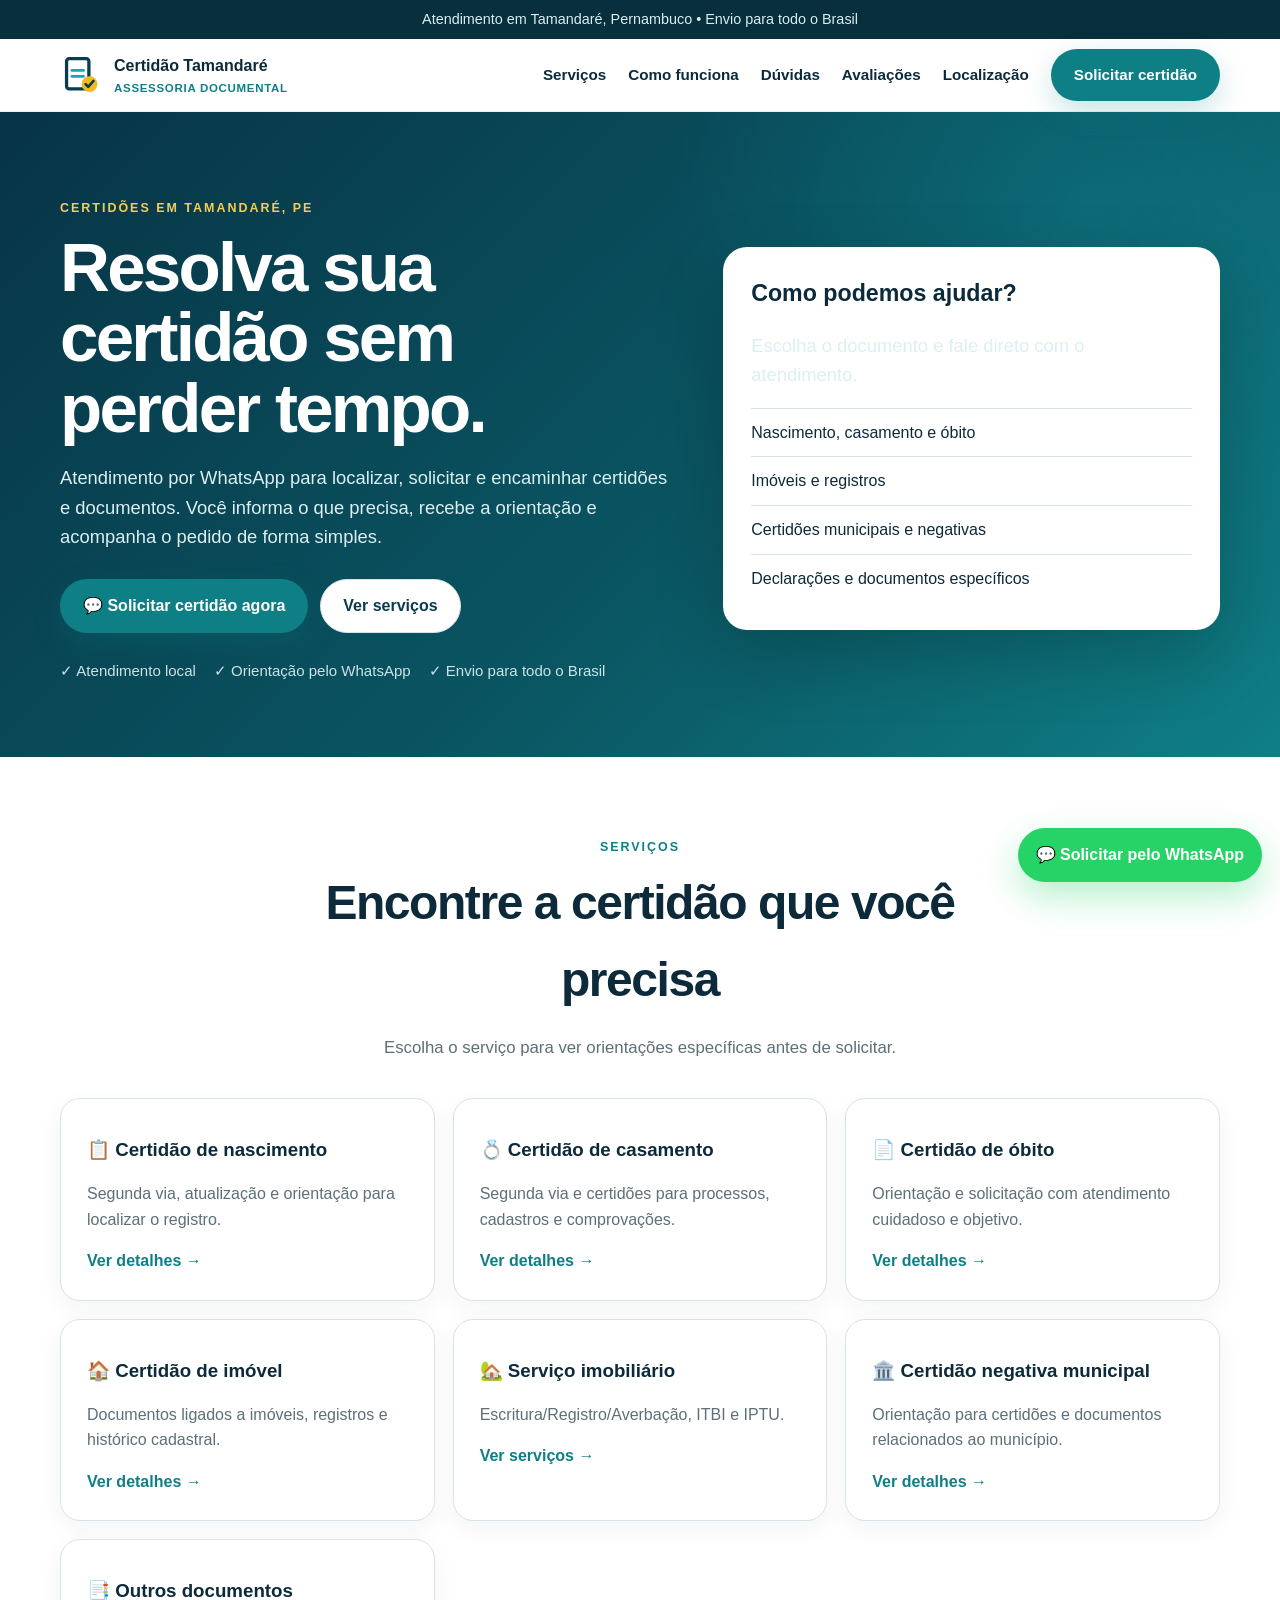
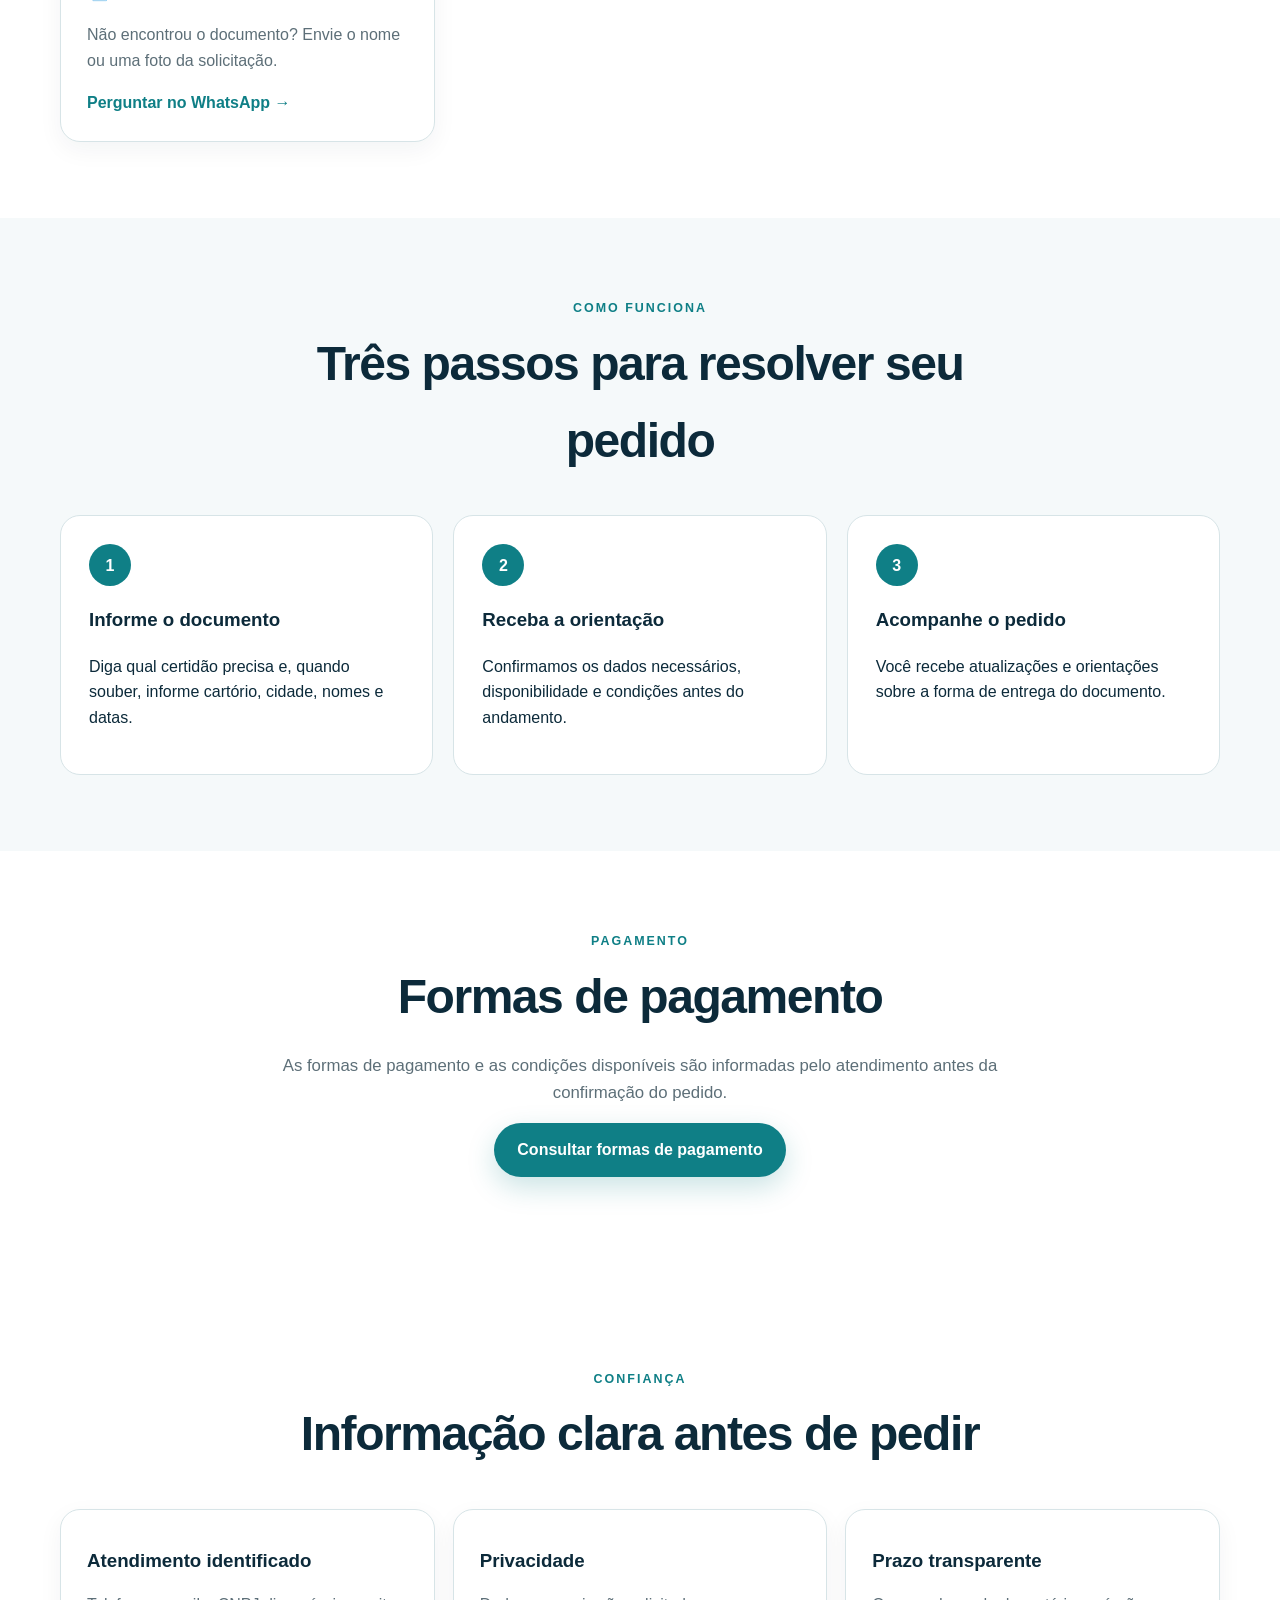
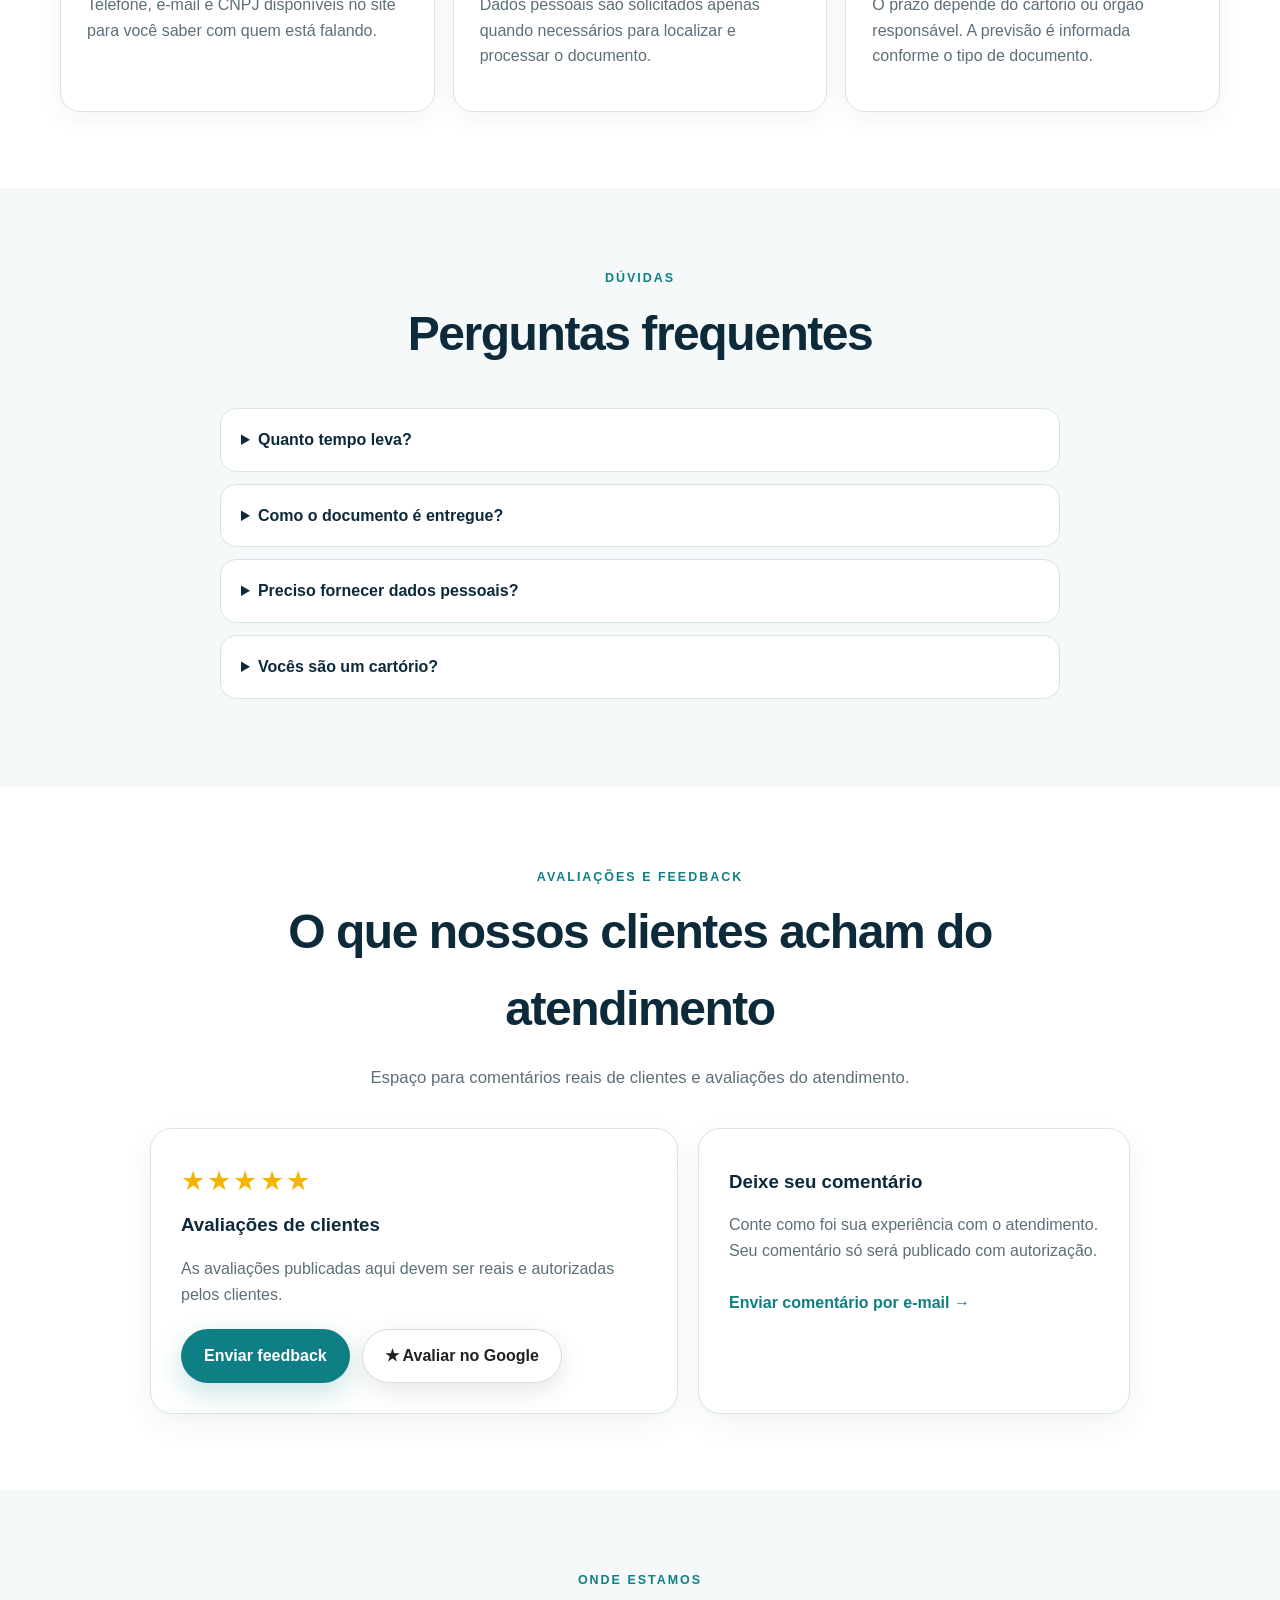
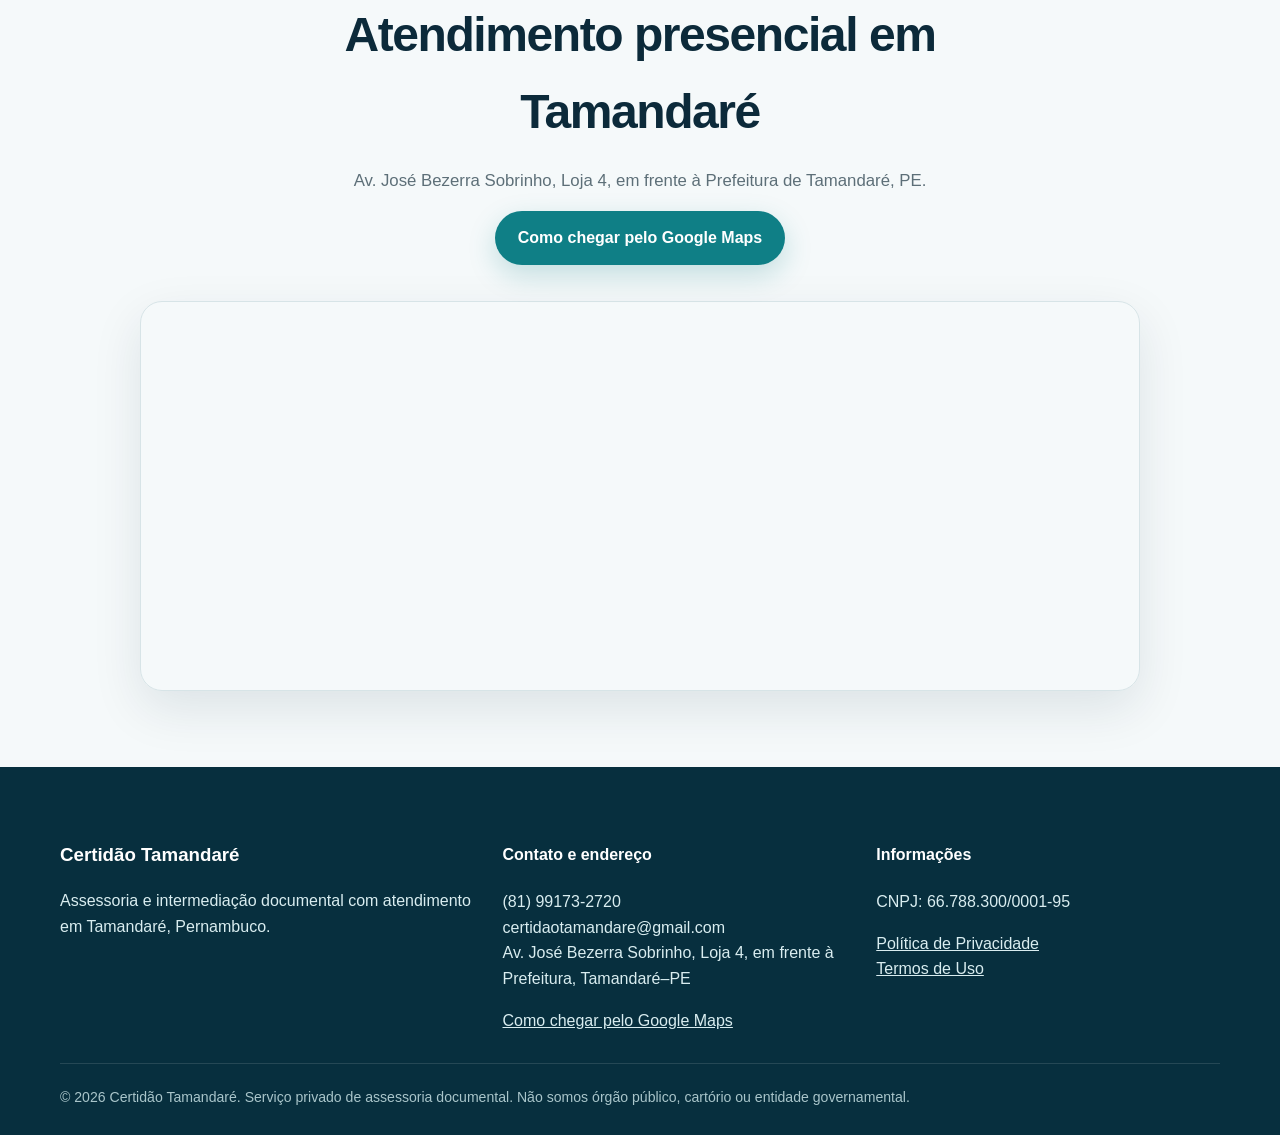
<file: index.html>
<!DOCTYPE html><html lang="pt-BR"><head><meta charset="UTF-8"><meta name="viewport" content="width=device-width,initial-scale=1"><title>Certidão Tamandaré | Certidões e Serviços Imobiliários</title><meta name="description" content="Assessoria documental em Tamandaré, PE: certidões, escritura, registro, averbação, ITBI e IPTU. Atendimento na Av. José Bezerra Sobrinho, Loja 4, em frente à Prefeitura."><meta name="robots" content="index,follow,max-image-preview:large,max-snippet:-1"><meta name="theme-color" content="#0A3C4F"><link rel="canonical" href="https://certidaotamandare.com.br/"><link rel="stylesheet" href="/styles.css"><meta property="og:locale" content="pt_BR"><meta property="og:type" content="website"><meta property="og:title" content="Certidão Tamandaré | Atendimento documental"><meta property="og:description" content="Solicite certidões e documentos com atendimento rápido pelo WhatsApp."><meta property="og:url" content="https://certidaotamandare.com.br/"><meta property="og:site_name" content="Certidão Tamandaré"><meta name="twitter:card" content="summary"><script type="application/ld+json">{"@context":"https://schema.org","@graph":[{"@type":"Organization","@id":"https://certidaotamandare.com.br/#org","name":"Certidão Tamandaré","url":"https://certidaotamandare.com.br/","email":"certidaotamandare@gmail.com","telephone":"+55 81 99173-2720","address":{"@type":"PostalAddress","streetAddress":"Av. José Bezerra Sobrinho, Loja 4, em frente à Prefeitura","addressLocality":"Tamandaré","addressRegion":"PE","addressCountry":"BR"}},{"@type":"ProfessionalService","@id":"https://certidaotamandare.com.br/#service","name":"Certidão Tamandaré","url":"https://certidaotamandare.com.br/","areaServed":[{"@type":"City","name":"Tamandaré"},{"@type":"State","name":"Pernambuco"},{"@type":"Country","name":"Brasil"}],"telephone":"+55 81 99173-2720","description":"Assessoria e intermediação documental para certidões e processos imobiliários, incluindo escritura, registro, averbação, ITBI e IPTU.","address":{"@type":"PostalAddress","streetAddress":"Av. José Bezerra Sobrinho, Loja 4, em frente à Prefeitura","addressLocality":"Tamandaré","addressRegion":"PE","addressCountry":"BR"}}]}</script></head><body><div class="topbar">Atendimento em Tamandaré, Pernambuco • Envio para todo o Brasil</div><header class="site-header"><div class="container nav"><a class="brand" href="/"><svg class="brand-icon" viewBox="0 0 64 64" aria-hidden="true"><rect x="10" y="7" width="34" height="46" rx="4" fill="none" stroke="#0A3C4F" stroke-width="5"/><path d="M18 25h18M18 34h18" stroke="#13A6B3" stroke-width="4" stroke-linecap="round"/><circle cx="45" cy="46" r="12" fill="#F4B91F"/><path d="M39 46l4 4 8-9" fill="none" stroke="#0A3C4F" stroke-width="4" stroke-linecap="round" stroke-linejoin="round"/></svg><span class="brand-text">Certidão Tamandaré<small>Assessoria documental</small></span></a><nav class="nav-links"><a href="#servicos">Serviços</a><a href="#como-funciona">Como funciona</a><a href="#faq">Dúvidas</a><a href="#avaliacoes">Avaliações</a><a href="#localizacao">Localização</a><a class="btn btn-primary" href="https://wa.me/5581991732720?text=Olá%2C%20quero%20solicitar%20uma%20certidão" target="_blank" rel="noopener">Solicitar certidão</a></nav></div></header><main><section class="hero"><div class="container hero-grid"><div><span class="eyebrow">Certidões em Tamandaré, PE</span><h1>Resolva sua certidão sem perder tempo.</h1><p>Atendimento por WhatsApp para localizar, solicitar e encaminhar certidões e documentos. Você informa o que precisa, recebe a orientação e acompanha o pedido de forma simples.</p><div class="hero-actions"><a class="btn btn-primary" href="https://wa.me/5581991732720?text=Olá%2C%20quero%20solicitar%20uma%20certidão" target="_blank" rel="noopener">💬 Solicitar certidão agora</a><a class="btn btn-light" href="#servicos">Ver serviços</a></div><div class="trust-row"><span>✓ Atendimento local</span><span>✓ Orientação pelo WhatsApp</span><span>✓ Envio para todo o Brasil</span></div></div><aside class="hero-card"><h2>Como podemos ajudar?</h2><p>Escolha o documento e fale direto com o atendimento.</p><ul><li>Nascimento, casamento e óbito</li><li>Imóveis e registros</li><li>Certidões municipais e negativas</li><li>Declarações e documentos específicos</li></ul></aside></div></section><section class="section" id="servicos"><div class="container"><div class="section-head"><span class="eyebrow" style="color:#0F7F86">Serviços</span><h2>Encontre a certidão que você precisa</h2><p>Escolha o serviço para ver orientações específicas antes de solicitar.</p></div><div class="services-grid"><article class="card"><h3>📋 Certidão de nascimento</h3><p>Segunda via, atualização e orientação para localizar o registro.</p><a class="card-link" href="/certidao-nascimento-tamandare.html">Ver detalhes →</a></article><article class="card"><h3>💍 Certidão de casamento</h3><p>Segunda via e certidões para processos, cadastros e comprovações.</p><a class="card-link" href="/certidao-casamento-tamandare.html">Ver detalhes →</a></article><article class="card"><h3>📄 Certidão de óbito</h3><p>Orientação e solicitação com atendimento cuidadoso e objetivo.</p><a class="card-link" href="/certidao-obito-tamandare.html">Ver detalhes →</a></article><article class="card"><h3>🏠 Certidão de imóvel</h3><p>Documentos ligados a imóveis, registros e histórico cadastral.</p><a class="card-link" href="/certidao-imovel-tamandare.html">Ver detalhes →</a></article><article class="card"><h3>🏡 Serviço imobiliário</h3><p>Escritura/Registro/Averbação, ITBI e IPTU.</p><a class="card-link" href="/certidao-imovel-tamandare.html">Ver serviços →</a></article><article class="card"><h3>🏛️ Certidão negativa municipal</h3><p>Orientação para certidões e documentos relacionados ao município.</p><a class="card-link" href="/certidao-negativa-tamandare.html">Ver detalhes →</a></article><article class="card"><h3>📑 Outros documentos</h3><p>Não encontrou o documento? Envie o nome ou uma foto da solicitação.</p><a class="card-link" href="https://wa.me/5581991732720?text=Olá%2C%20preciso%20de%20outro%20tipo%20de%20documento" target="_blank" rel="noopener">Perguntar no WhatsApp →</a></article></div></div></section><section class="section alt" id="como-funciona"><div class="container"><div class="section-head"><span class="eyebrow" style="color:#0F7F86">Como funciona</span><h2>Três passos para resolver seu pedido</h2></div><div class="steps"><article class="step"><div class="step-n">1</div><h3>Informe o documento</h3><p>Diga qual certidão precisa e, quando souber, informe cartório, cidade, nomes e datas.</p></article><article class="step"><div class="step-n">2</div><h3>Receba a orientação</h3><p>Confirmamos os dados necessários, disponibilidade e condições antes do andamento.</p></article><article class="step"><div class="step-n">3</div><h3>Acompanhe o pedido</h3><p>Você recebe atualizações e orientações sobre a forma de entrega do documento.</p></article></div></div></section><section class="section" id="pagamento"><div class="container"><div class="section-head"><span class="eyebrow" style="color:#0F7F86">Pagamento</span><h2>Formas de pagamento</h2><p>As formas de pagamento e as condições disponíveis são informadas pelo atendimento antes da confirmação do pedido.</p><a class="btn btn-primary" href="https://wa.me/5581991732720?text=Quero%20saber%20as%20formas%20de%20pagamento" target="_blank" rel="noopener">Consultar formas de pagamento</a></div></div></section><section class="section"><div class="container"><div class="section-head"><span class="eyebrow" style="color:#0F7F86">Confiança</span><h2>Informação clara antes de pedir</h2></div><div class="proof"><article class="card"><h3>Atendimento identificado</h3><p>Telefone, e-mail e CNPJ disponíveis no site para você saber com quem está falando.</p></article><article class="card"><h3>Privacidade</h3><p>Dados pessoais são solicitados apenas quando necessários para localizar e processar o documento.</p></article><article class="card"><h3>Prazo transparente</h3><p>O prazo depende do cartório ou órgão responsável. A previsão é informada conforme o tipo de documento.</p></article></div></div></section><section class="section alt" id="faq"><div class="container"><div class="section-head"><span class="eyebrow" style="color:#0F7F86">Dúvidas</span><h2>Perguntas frequentes</h2></div><div class="faq"><details><summary>Quanto tempo leva?</summary><p>O prazo varia conforme o documento, cartório ou órgão responsável. Após analisar seu pedido, informamos a previsão disponível.</p></details><details><summary>Como o documento é entregue?</summary><p>A forma de entrega depende do documento e da disponibilidade do órgão emissor. Podemos orientar opções digitais e envio físico quando aplicável.</p></details><details><summary>Preciso fornecer dados pessoais?</summary><p>Alguns pedidos exigem dados para localizar o registro. Solicitamos apenas os dados necessários ao atendimento e ao processamento do pedido.</p></details><details><summary>Vocês são um cartório?</summary><p>O atendimento orienta e acompanha a solicitação de documentos conforme os dados e as necessidades de cada pedido.</p></details></div></div></section><section class="section" id="avaliacoes"><div class="container"><div class="section-head"><span class="eyebrow" style="color:#0F7F86">Avaliações e feedback</span><h2>O que nossos clientes acham do atendimento</h2><p>Espaço para comentários reais de clientes e avaliações do atendimento.</p></div><div class="reviews-grid"><article class="review-summary"><div class="review-stars">★★★★★</div><h3>Avaliações de clientes</h3><p>As avaliações publicadas aqui devem ser reais e autorizadas pelos clientes.</p><div class="review-actions"><a class="btn btn-primary" href="#contato-feedback">Enviar feedback</a><a class="btn btn-google" href="https://www.google.com/search?q=Certidao+Tamandare" target="_blank" rel="noopener">★ Avaliar no Google</a></div></article><article class="feedback-card" id="contato-feedback"><h3>Deixe seu comentário</h3><p>Conte como foi sua experiência com o atendimento. Seu comentário só será publicado com autorização.</p><a class="feedback-link" href="mailto:certidaotamandare@gmail.com?subject=Feedback%20Certidao%20Tamandare">Enviar comentário por e-mail →</a></article></div></div></section><section class="section alt" id="localizacao"><div class="container"><div class="section-head"><span class="eyebrow" style="color:#0F7F86">Onde estamos</span><h2>Atendimento presencial em Tamandaré</h2><p>Av. José Bezerra Sobrinho, Loja 4, em frente à Prefeitura de Tamandaré, PE.</p><a class="btn btn-primary" href="https://www.google.com/maps/dir/?api=1&amp;destination=Av.+Jos%C3%A9+Bezerra+Sobrinho%2C+Loja+4%2C+em+frente+%C3%A0+Prefeitura%2C+Tamandar%C3%A9%2C+PE" target="_blank" rel="noopener">Como chegar pelo Google Maps</a></div><div class="map-frame"><iframe title="Mapa: Av. José Bezerra Sobrinho, Loja 4, Tamandaré" src="https://www.google.com/maps?q=Av.+Jos%C3%A9+Bezerra+Sobrinho,+Loja+4,+Tamandar%C3%A9,+PE&amp;output=embed" loading="lazy" referrerpolicy="no-referrer-when-downgrade" allowfullscreen></iframe></div></div></section></main><footer class="footer"><div class="container"><div class="footer-grid"><div><h3>Certidão Tamandaré</h3><p>Assessoria e intermediação documental com atendimento em Tamandaré, Pernambuco.</p></div><div><h4>Contato e endereço</h4><p>(81) 99173-2720<br>certidaotamandare@gmail.com<br>Av. José Bezerra Sobrinho, Loja 4, em frente à Prefeitura, Tamandaré–PE</p><a href="https://www.google.com/maps/dir/?api=1&amp;destination=Av.+Jos%C3%A9+Bezerra+Sobrinho%2C+Loja+4%2C+Tamandar%C3%A9%2C+PE" target="_blank" rel="noopener">Como chegar pelo Google Maps</a></div><div><h4>Informações</h4><p>CNPJ: 66.788.300/0001-95</p><p><a href="/privacidade.html">Política de Privacidade</a><br><a href="/termos.html">Termos de Uso</a></p></div></div><div class="legal">© 2026 Certidão Tamandaré. Serviço privado de assessoria documental. Não somos órgão público, cartório ou entidade governamental.</div></div></footer><a class="whatsapp-float" href="https://wa.me/5581991732720?text=Olá%2C%20quero%20solicitar%20uma%20certidão" target="_blank" rel="noopener">💬 Solicitar pelo WhatsApp</a></body></html>
</file>
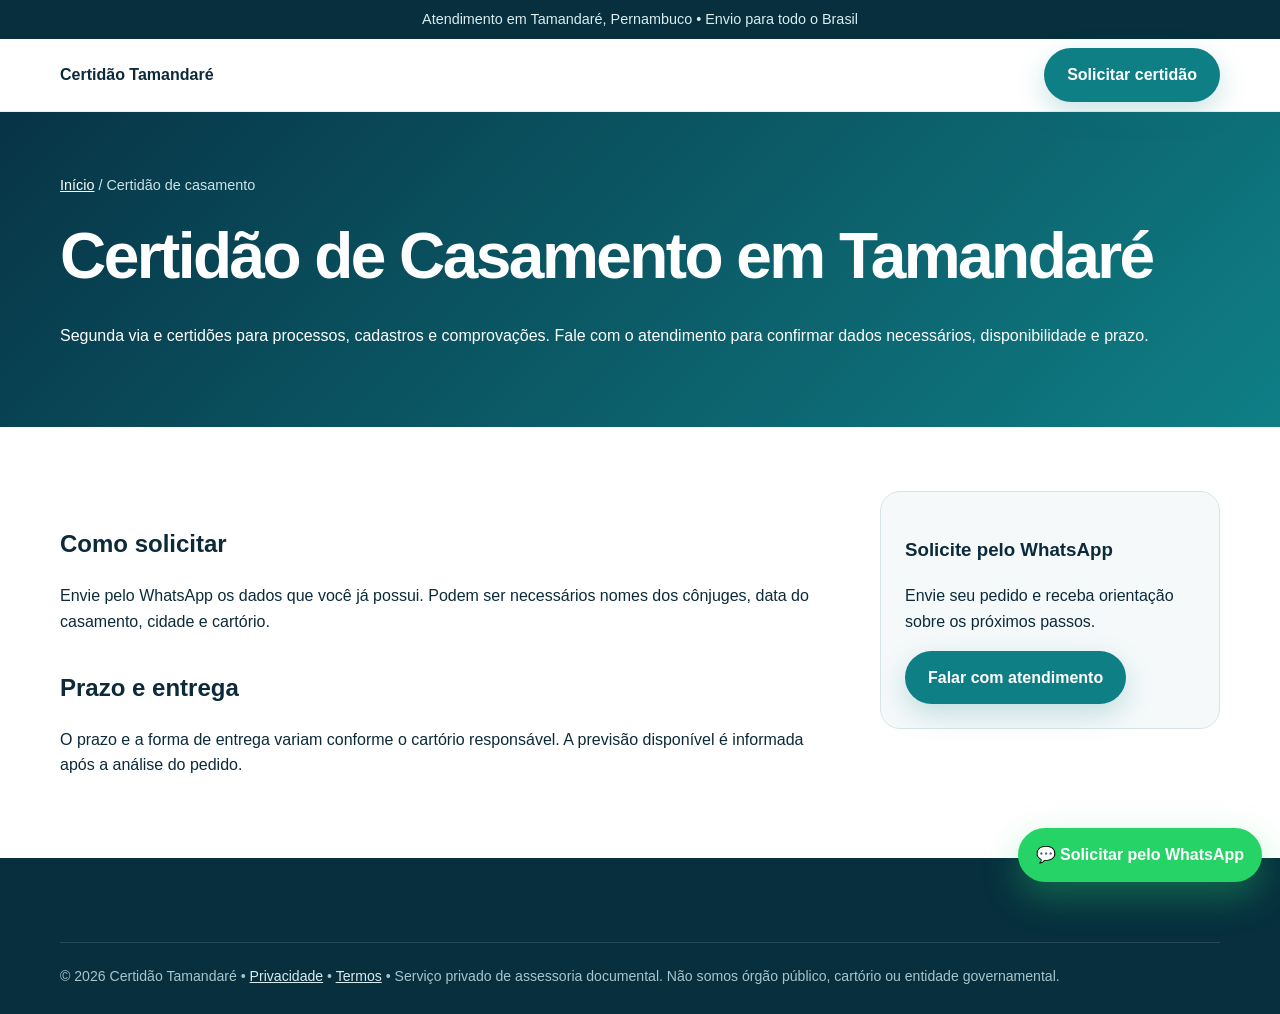
<file: certidao-casamento-tamandare.html>
<!DOCTYPE html><html lang="pt-BR"><head><meta charset="UTF-8"><meta name="viewport" content="width=device-width,initial-scale=1"><title>Certidão de Casamento em Tamandaré | Certidão Tamandaré</title><meta name="description" content="Solicite certidão de casamento em Tamandaré, PE. Atendimento por WhatsApp para orientação, localização e encaminhamento do pedido."><meta name="robots" content="index,follow,max-image-preview:large"><link rel="canonical" href="https://certidaotamandare.com.br/certidao-casamento-tamandare.html"><link rel="stylesheet" href="/styles.css"><meta property="og:type" content="website"><meta property="og:title" content="Certidão de Casamento em Tamandaré"><meta property="og:description" content="Segunda via de certidão de casamento para cadastros, processos e comprovações."><meta property="og:url" content="https://certidaotamandare.com.br/certidao-casamento-tamandare.html"><script type="application/ld+json">{"@context":"https://schema.org","@type":"Service","name":"Certidão de Casamento em Tamandaré","serviceType":"Assessoria para certidão de casamento","areaServed":{"@type":"City","name":"Tamandaré"},"provider":{"@type":"Organization","name":"Certidão Tamandaré","url":"https://certidaotamandare.com.br/"}}</script></head><body><div class="topbar">Atendimento em Tamandaré, Pernambuco • Envio para todo o Brasil</div><header class="site-header"><div class="container nav"><a class="brand" href="/">Certidão Tamandaré</a><a class="btn btn-primary" href="https://wa.me/5581991732720?text=Quero%20solicitar%20Certid%C3%A3o%20de%20Casamento" target="_blank" rel="noopener">Solicitar certidão</a></div></header><main><section class="page-hero"><div class="container"><div class="breadcrumb"><a href="/">Início</a> / Certidão de casamento</div><h1>Certidão de Casamento em Tamandaré</h1><p>Segunda via e certidões para processos, cadastros e comprovações. Fale com o atendimento para confirmar dados necessários, disponibilidade e prazo.</p></div></section><section class="content"><div class="container content-grid"><article><h2>Como solicitar</h2><p>Envie pelo WhatsApp os dados que você já possui. Podem ser necessários nomes dos cônjuges, data do casamento, cidade e cartório.</p><h2>Prazo e entrega</h2><p>O prazo e a forma de entrega variam conforme o cartório responsável. A previsão disponível é informada após a análise do pedido.</p></article><aside class="side-card"><h3>Solicite pelo WhatsApp</h3><p>Envie seu pedido e receba orientação sobre os próximos passos.</p><a class="btn btn-primary" href="https://wa.me/5581991732720?text=Quero%20solicitar%20Certid%C3%A3o%20de%20Casamento" target="_blank" rel="noopener">Falar com atendimento</a></aside></div></section></main><footer class="footer"><div class="container"><div class="legal">© 2026 Certidão Tamandaré • <a href="/privacidade.html">Privacidade</a> • <a href="/termos.html">Termos</a> • Serviço privado de assessoria documental. Não somos órgão público, cartório ou entidade governamental.</div></div></footer><a class="whatsapp-float" href="https://wa.me/5581991732720?text=Quero%20solicitar%20Certid%C3%A3o%20de%20Casamento" target="_blank" rel="noopener">💬 Solicitar pelo WhatsApp</a></body></html>
</file>
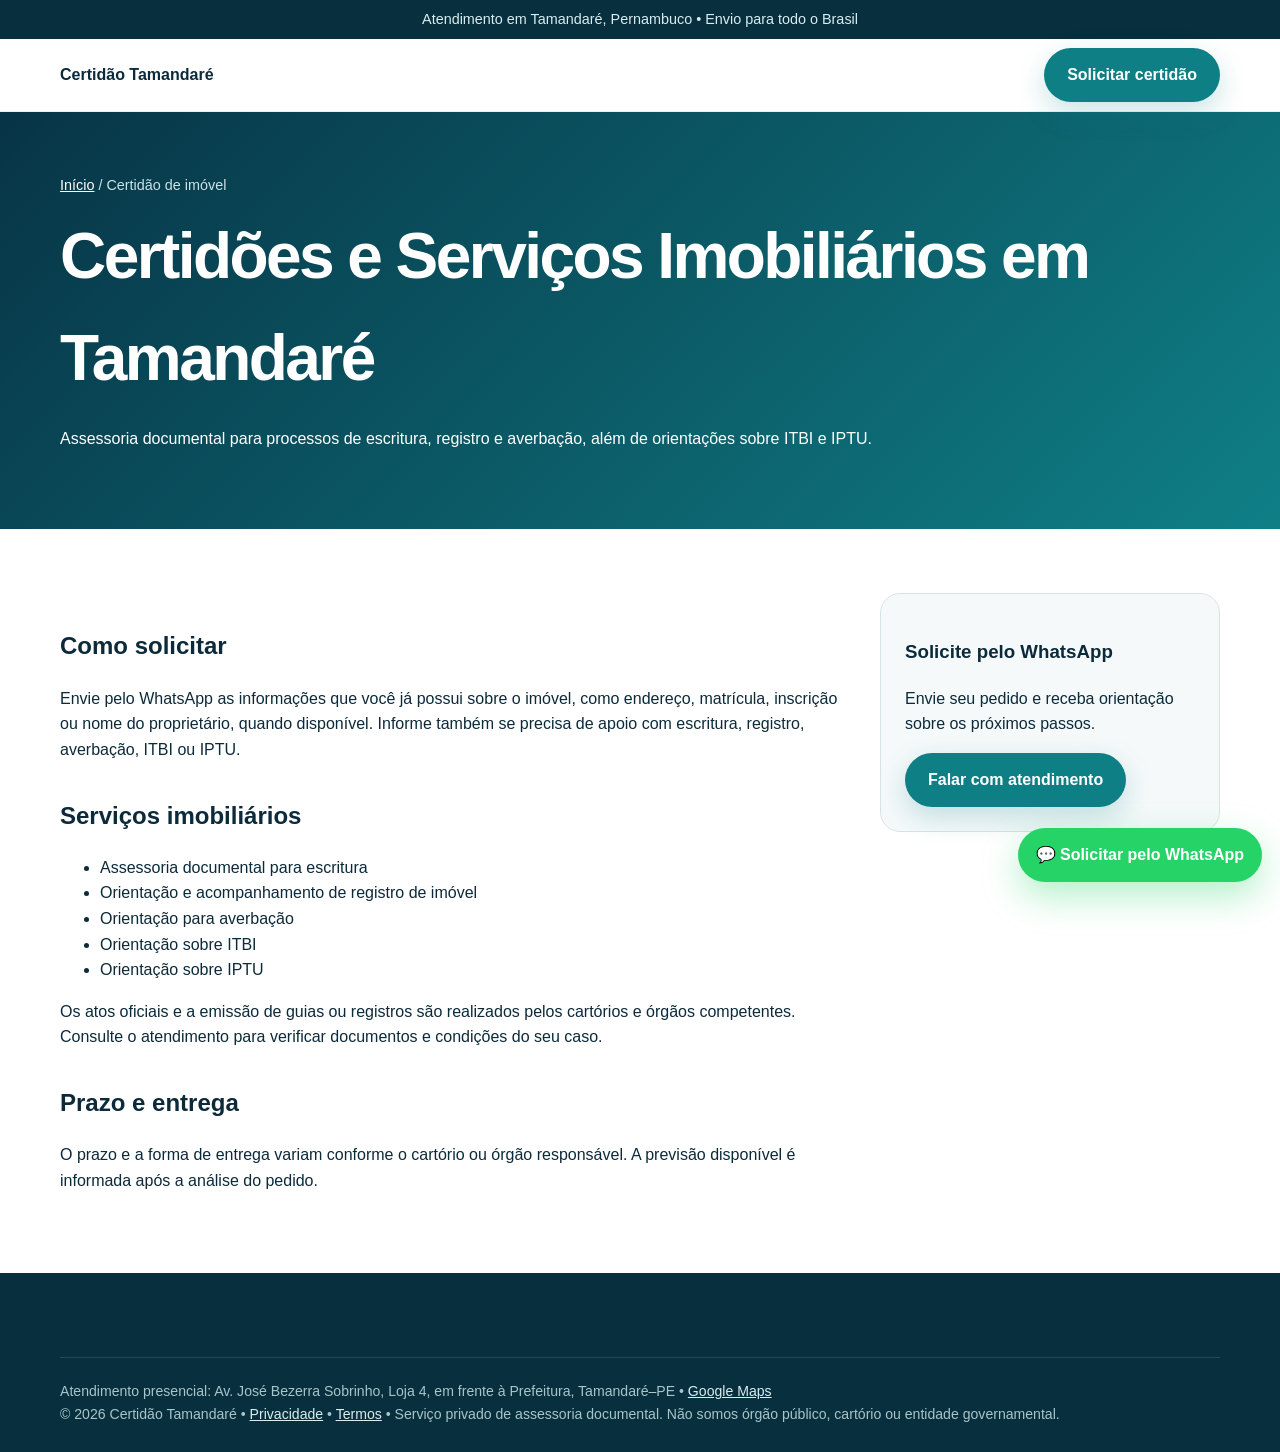
<file: certidao-imovel-tamandare.html>
<!DOCTYPE html><html lang="pt-BR"><head><meta charset="UTF-8"><meta name="viewport" content="width=device-width,initial-scale=1"><title>Serviços Imobiliários em Tamandaré | Certidão Tamandaré</title><meta name="description" content="Assessoria documental para escritura, registro, averbação, ITBI, IPTU e certidões de imóveis em Tamandaré, PE."><meta name="robots" content="index,follow,max-image-preview:large"><link rel="canonical" href="https://certidaotamandare.com.br/certidao-imovel-tamandare.html"><link rel="stylesheet" href="/styles.css"><meta property="og:type" content="website"><meta property="og:title" content="Certidão de Imóvel em Tamandaré"><meta property="og:description" content="Certidões e documentos relacionados a imóveis, registros e histórico cadastral."><meta property="og:url" content="https://certidaotamandare.com.br/certidao-imovel-tamandare.html"><script type="application/ld+json">{"@context":"https://schema.org","@type":"Service","name":"Certidão de Imóvel em Tamandaré","serviceType":"Assessoria para certidão de imóvel","areaServed":{"@type":"City","name":"Tamandaré"},"provider":{"@type":"Organization","name":"Certidão Tamandaré","url":"https://certidaotamandare.com.br/"}}</script></head><body><div class="topbar">Atendimento em Tamandaré, Pernambuco • Envio para todo o Brasil</div><header class="site-header"><div class="container nav"><a class="brand" href="/">Certidão Tamandaré</a><a class="btn btn-primary" href="https://wa.me/5581991732720?text=Quero%20solicitar%20Certid%C3%A3o%20de%20Im%C3%B3vel" target="_blank" rel="noopener">Solicitar certidão</a></div></header><main><section class="page-hero"><div class="container"><div class="breadcrumb"><a href="/">Início</a> / Certidão de imóvel</div><h1>Certidões e Serviços Imobiliários em Tamandaré</h1><p>Assessoria documental para processos de escritura, registro e averbação, além de orientações sobre ITBI e IPTU.</p></div></section><section class="content"><div class="container content-grid"><article><h2>Como solicitar</h2><p>Envie pelo WhatsApp as informações que você já possui sobre o imóvel, como endereço, matrícula, inscrição ou nome do proprietário, quando disponível. Informe também se precisa de apoio com escritura, registro, averbação, ITBI ou IPTU.</p><h2>Serviços imobiliários</h2><ul><li>Assessoria documental para escritura</li><li>Orientação e acompanhamento de registro de imóvel</li><li>Orientação para averbação</li><li>Orientação sobre ITBI</li><li>Orientação sobre IPTU</li></ul><p>Os atos oficiais e a emissão de guias ou registros são realizados pelos cartórios e órgãos competentes. Consulte o atendimento para verificar documentos e condições do seu caso.</p><h2>Prazo e entrega</h2><p>O prazo e a forma de entrega variam conforme o cartório ou órgão responsável. A previsão disponível é informada após a análise do pedido.</p></article><aside class="side-card"><h3>Solicite pelo WhatsApp</h3><p>Envie seu pedido e receba orientação sobre os próximos passos.</p><a class="btn btn-primary" href="https://wa.me/5581991732720?text=Quero%20solicitar%20Certid%C3%A3o%20de%20Im%C3%B3vel" target="_blank" rel="noopener">Falar com atendimento</a></aside></div></section></main><footer class="footer"><div class="container"><div class="legal">Atendimento presencial: Av. José Bezerra Sobrinho, Loja 4, em frente à Prefeitura, Tamandaré–PE • <a href="https://www.google.com/maps/search/?api=1&amp;query=Av.+Jos%C3%A9+Bezerra+Sobrinho%2C+Loja+4%2C+Tamandar%C3%A9%2C+PE" target="_blank" rel="noopener">Google Maps</a><br>© 2026 Certidão Tamandaré • <a href="/privacidade.html">Privacidade</a> • <a href="/termos.html">Termos</a> • Serviço privado de assessoria documental. Não somos órgão público, cartório ou entidade governamental.</div></div></footer><a class="whatsapp-float" href="https://wa.me/5581991732720?text=Quero%20solicitar%20Certid%C3%A3o%20de%20Im%C3%B3vel" target="_blank" rel="noopener">💬 Solicitar pelo WhatsApp</a></body></html>
</file>
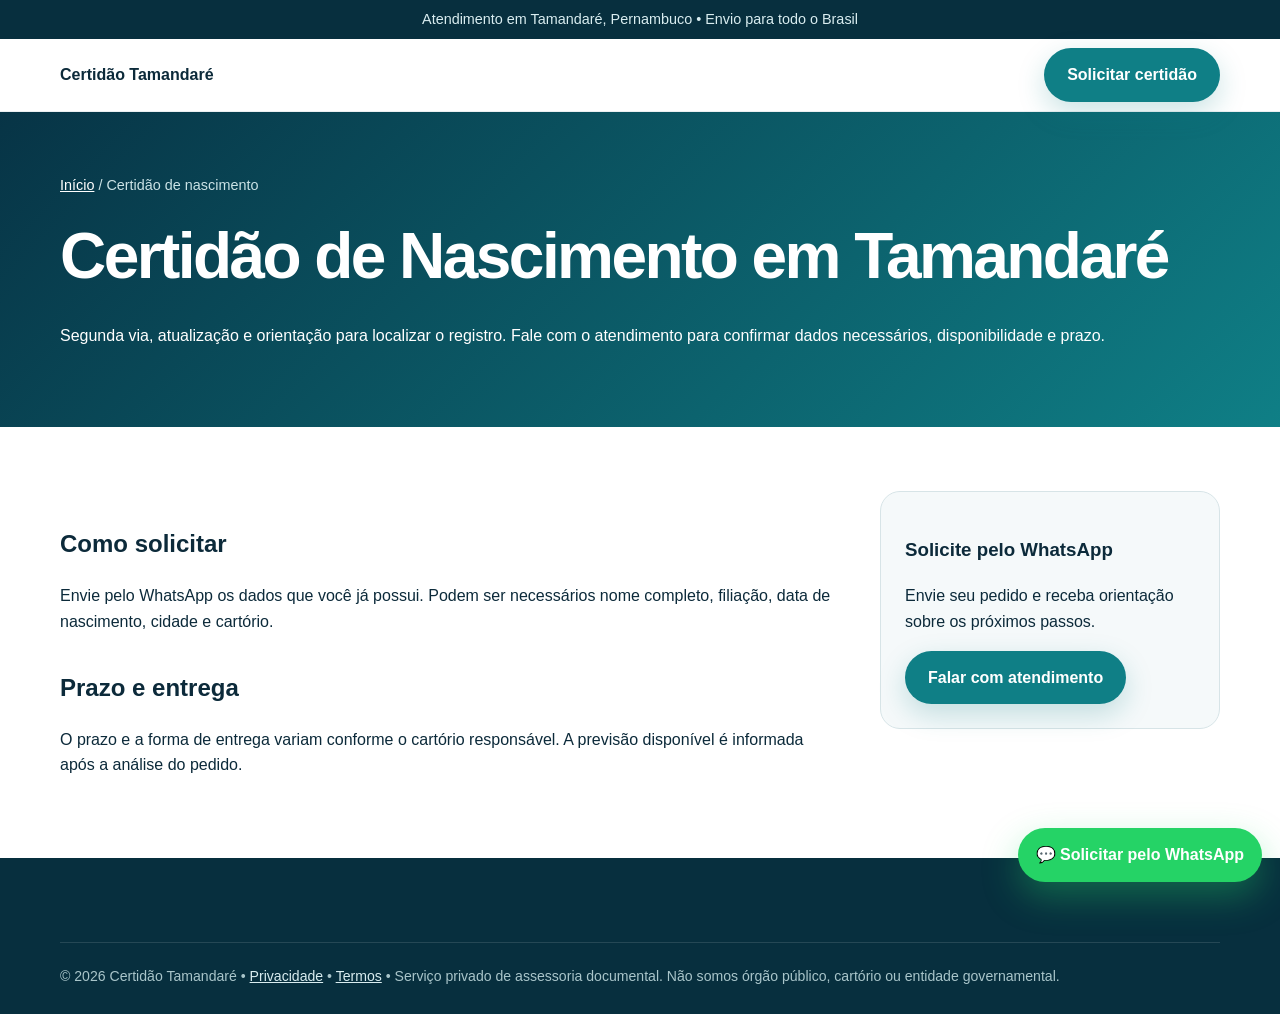
<file: certidao-nascimento-tamandare.html>
<!DOCTYPE html><html lang="pt-BR"><head><meta charset="UTF-8"><meta name="viewport" content="width=device-width,initial-scale=1"><title>Certidão de Nascimento em Tamandaré | Certidão Tamandaré</title><meta name="description" content="Solicite certidão de nascimento em Tamandaré, PE. Atendimento por WhatsApp para orientação, localização e encaminhamento do pedido."><meta name="robots" content="index,follow,max-image-preview:large"><link rel="canonical" href="https://certidaotamandare.com.br/certidao-nascimento-tamandare.html"><link rel="stylesheet" href="/styles.css"><meta property="og:type" content="website"><meta property="og:title" content="Certidão de Nascimento em Tamandaré"><meta property="og:description" content="Segunda via de certidão de nascimento, atualização ou orientação para localizar o registro."><meta property="og:url" content="https://certidaotamandare.com.br/certidao-nascimento-tamandare.html"><script type="application/ld+json">{"@context":"https://schema.org","@type":"Service","name":"Certidão de Nascimento em Tamandaré","serviceType":"Assessoria para certidão de nascimento","areaServed":{"@type":"City","name":"Tamandaré"},"provider":{"@type":"Organization","name":"Certidão Tamandaré","url":"https://certidaotamandare.com.br/"}}</script></head><body><div class="topbar">Atendimento em Tamandaré, Pernambuco • Envio para todo o Brasil</div><header class="site-header"><div class="container nav"><a class="brand" href="/">Certidão Tamandaré</a><a class="btn btn-primary" href="https://wa.me/5581991732720?text=Quero%20solicitar%20Certid%C3%A3o%20de%20Nascimento" target="_blank" rel="noopener">Solicitar certidão</a></div></header><main><section class="page-hero"><div class="container"><div class="breadcrumb"><a href="/">Início</a> / Certidão de nascimento</div><h1>Certidão de Nascimento em Tamandaré</h1><p>Segunda via, atualização e orientação para localizar o registro. Fale com o atendimento para confirmar dados necessários, disponibilidade e prazo.</p></div></section><section class="content"><div class="container content-grid"><article><h2>Como solicitar</h2><p>Envie pelo WhatsApp os dados que você já possui. Podem ser necessários nome completo, filiação, data de nascimento, cidade e cartório.</p><h2>Prazo e entrega</h2><p>O prazo e a forma de entrega variam conforme o cartório responsável. A previsão disponível é informada após a análise do pedido.</p></article><aside class="side-card"><h3>Solicite pelo WhatsApp</h3><p>Envie seu pedido e receba orientação sobre os próximos passos.</p><a class="btn btn-primary" href="https://wa.me/5581991732720?text=Quero%20solicitar%20Certid%C3%A3o%20de%20Nascimento" target="_blank" rel="noopener">Falar com atendimento</a></aside></div></section></main><footer class="footer"><div class="container"><div class="legal">© 2026 Certidão Tamandaré • <a href="/privacidade.html">Privacidade</a> • <a href="/termos.html">Termos</a> • Serviço privado de assessoria documental. Não somos órgão público, cartório ou entidade governamental.</div></div></footer><a class="whatsapp-float" href="https://wa.me/5581991732720?text=Quero%20solicitar%20Certid%C3%A3o%20de%20Nascimento" target="_blank" rel="noopener">💬 Solicitar pelo WhatsApp</a></body></html>
</file>
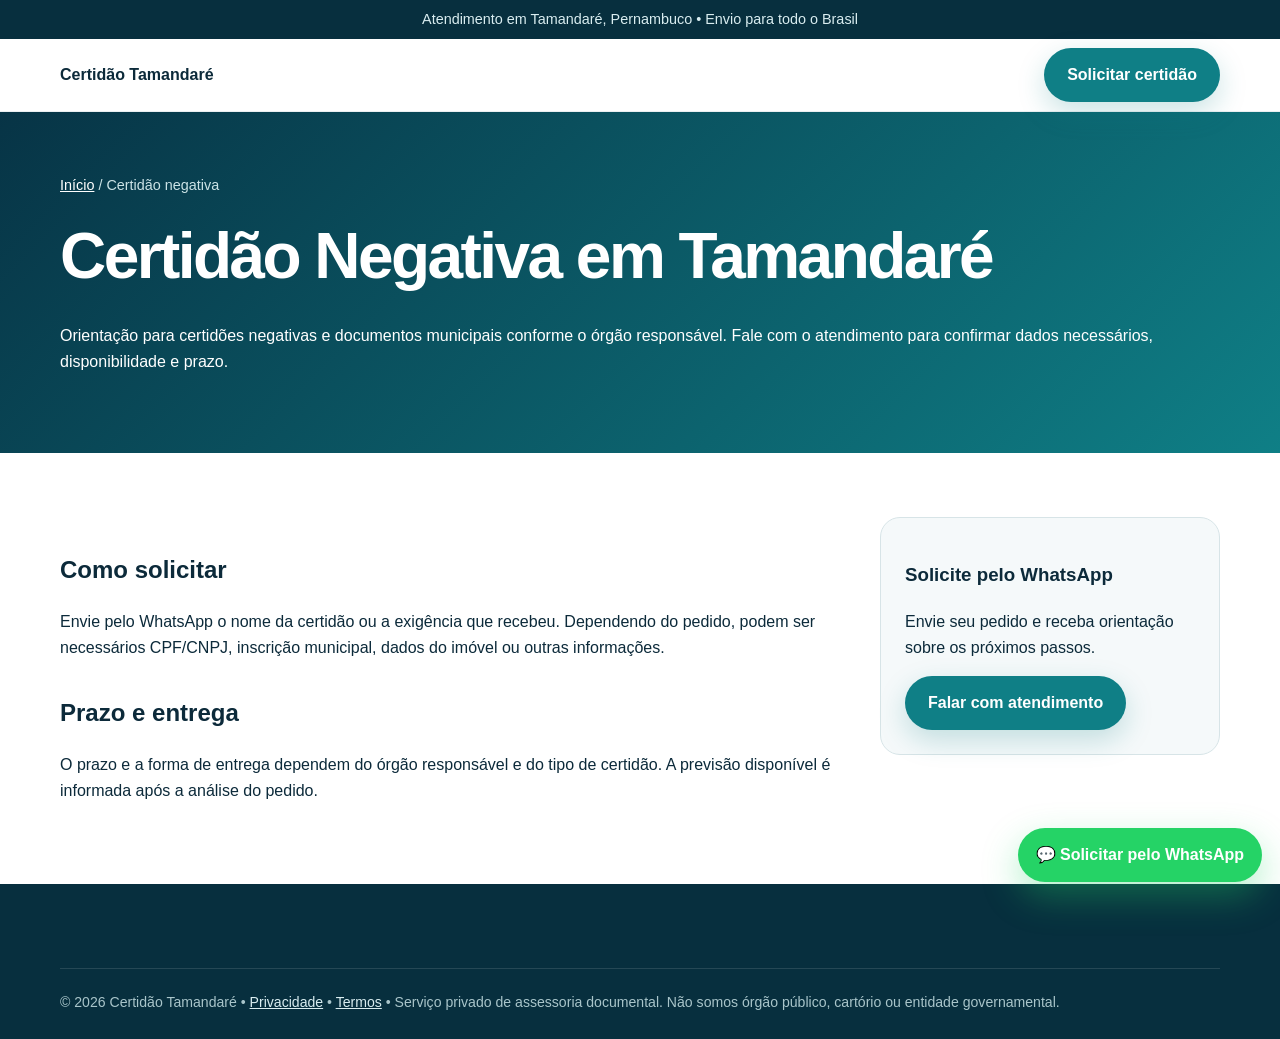
<file: certidao-negativa-tamandare.html>
<!DOCTYPE html><html lang="pt-BR"><head><meta charset="UTF-8"><meta name="viewport" content="width=device-width,initial-scale=1"><title>Certidão Negativa em Tamandaré | Certidão Tamandaré</title><meta name="description" content="Solicite certidão negativa em Tamandaré, PE. Atendimento por WhatsApp para orientação, localização e encaminhamento do pedido."><meta name="robots" content="index,follow,max-image-preview:large"><link rel="canonical" href="https://certidaotamandare.com.br/certidao-negativa-tamandare.html"><link rel="stylesheet" href="/styles.css"><meta property="og:type" content="website"><meta property="og:title" content="Certidão Negativa em Tamandaré"><meta property="og:description" content="Orientação para certidões negativas e documentos municipais conforme o órgão responsável."><meta property="og:url" content="https://certidaotamandare.com.br/certidao-negativa-tamandare.html"><script type="application/ld+json">{"@context":"https://schema.org","@type":"Service","name":"Certidão Negativa em Tamandaré","serviceType":"Assessoria para certidão negativa","areaServed":{"@type":"City","name":"Tamandaré"},"provider":{"@type":"Organization","name":"Certidão Tamandaré","url":"https://certidaotamandare.com.br/"}}</script></head><body><div class="topbar">Atendimento em Tamandaré, Pernambuco • Envio para todo o Brasil</div><header class="site-header"><div class="container nav"><a class="brand" href="/">Certidão Tamandaré</a><a class="btn btn-primary" href="https://wa.me/5581991732720?text=Quero%20solicitar%20Certid%C3%A3o%20Negativa" target="_blank" rel="noopener">Solicitar certidão</a></div></header><main><section class="page-hero"><div class="container"><div class="breadcrumb"><a href="/">Início</a> / Certidão negativa</div><h1>Certidão Negativa em Tamandaré</h1><p>Orientação para certidões negativas e documentos municipais conforme o órgão responsável. Fale com o atendimento para confirmar dados necessários, disponibilidade e prazo.</p></div></section><section class="content"><div class="container content-grid"><article><h2>Como solicitar</h2><p>Envie pelo WhatsApp o nome da certidão ou a exigência que recebeu. Dependendo do pedido, podem ser necessários CPF/CNPJ, inscrição municipal, dados do imóvel ou outras informações.</p><h2>Prazo e entrega</h2><p>O prazo e a forma de entrega dependem do órgão responsável e do tipo de certidão. A previsão disponível é informada após a análise do pedido.</p></article><aside class="side-card"><h3>Solicite pelo WhatsApp</h3><p>Envie seu pedido e receba orientação sobre os próximos passos.</p><a class="btn btn-primary" href="https://wa.me/5581991732720?text=Quero%20solicitar%20Certid%C3%A3o%20Negativa" target="_blank" rel="noopener">Falar com atendimento</a></aside></div></section></main><footer class="footer"><div class="container"><div class="legal">© 2026 Certidão Tamandaré • <a href="/privacidade.html">Privacidade</a> • <a href="/termos.html">Termos</a> • Serviço privado de assessoria documental. Não somos órgão público, cartório ou entidade governamental.</div></div></footer><a class="whatsapp-float" href="https://wa.me/5581991732720?text=Quero%20solicitar%20Certid%C3%A3o%20Negativa" target="_blank" rel="noopener">💬 Solicitar pelo WhatsApp</a></body></html>
</file>
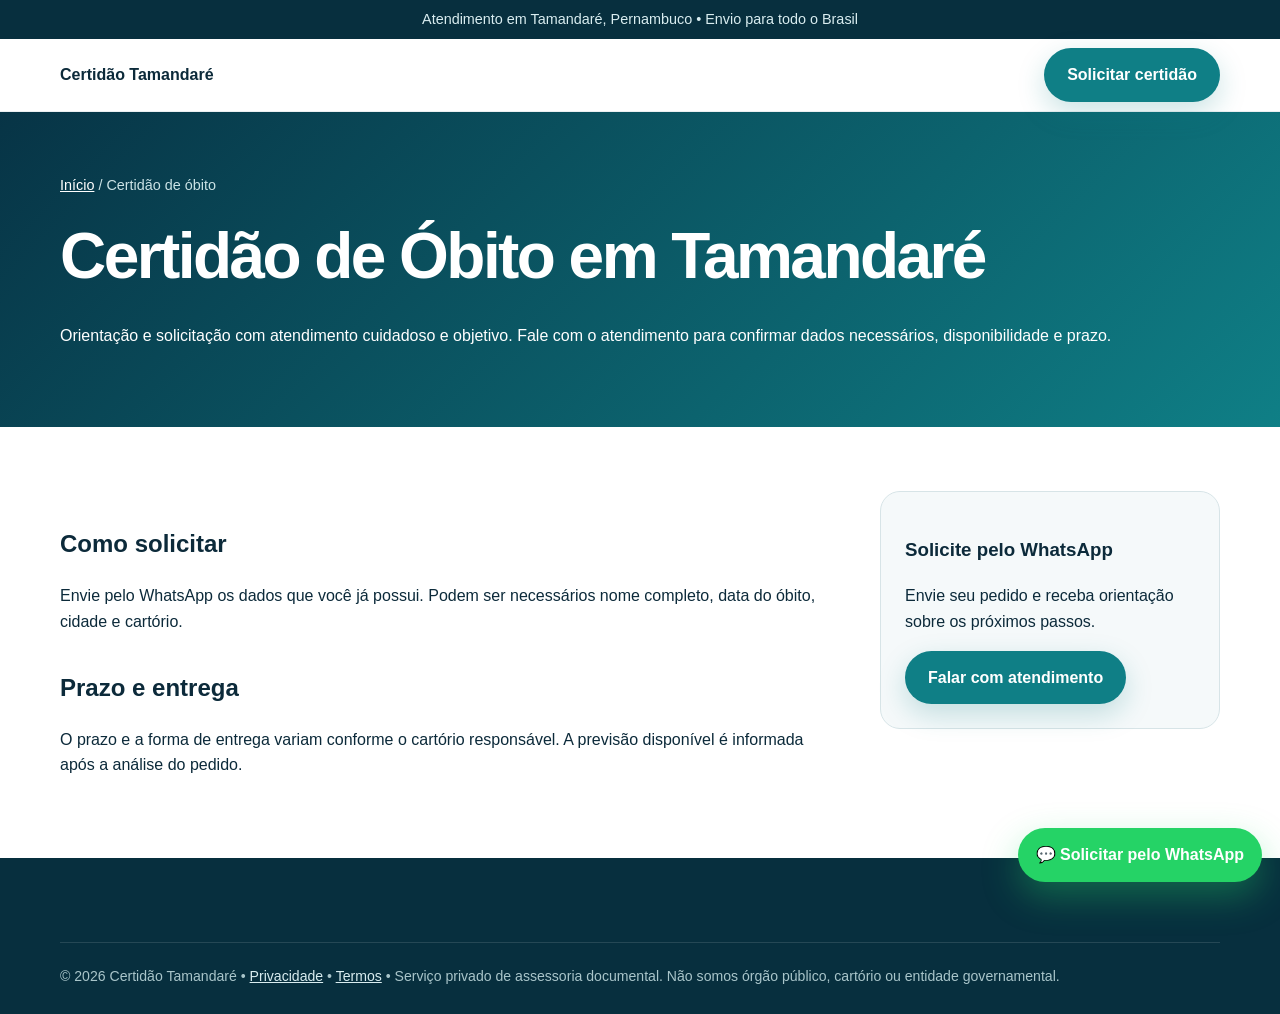
<file: certidao-obito-tamandare.html>
<!DOCTYPE html><html lang="pt-BR"><head><meta charset="UTF-8"><meta name="viewport" content="width=device-width,initial-scale=1"><title>Certidão de Óbito em Tamandaré | Certidão Tamandaré</title><meta name="description" content="Solicite certidão de óbito em Tamandaré, PE. Atendimento por WhatsApp para orientação, localização e encaminhamento do pedido."><meta name="robots" content="index,follow,max-image-preview:large"><link rel="canonical" href="https://certidaotamandare.com.br/certidao-obito-tamandare.html"><link rel="stylesheet" href="/styles.css"><meta property="og:type" content="website"><meta property="og:title" content="Certidão de Óbito em Tamandaré"><meta property="og:description" content="Orientação e solicitação de certidão de óbito com atendimento objetivo e cuidadoso."><meta property="og:url" content="https://certidaotamandare.com.br/certidao-obito-tamandare.html"><script type="application/ld+json">{"@context":"https://schema.org","@type":"Service","name":"Certidão de Óbito em Tamandaré","serviceType":"Assessoria para certidão de óbito","areaServed":{"@type":"City","name":"Tamandaré"},"provider":{"@type":"Organization","name":"Certidão Tamandaré","url":"https://certidaotamandare.com.br/"}}</script></head><body><div class="topbar">Atendimento em Tamandaré, Pernambuco • Envio para todo o Brasil</div><header class="site-header"><div class="container nav"><a class="brand" href="/">Certidão Tamandaré</a><a class="btn btn-primary" href="https://wa.me/5581991732720?text=Quero%20solicitar%20Certid%C3%A3o%20de%20%C3%93bito" target="_blank" rel="noopener">Solicitar certidão</a></div></header><main><section class="page-hero"><div class="container"><div class="breadcrumb"><a href="/">Início</a> / Certidão de óbito</div><h1>Certidão de Óbito em Tamandaré</h1><p>Orientação e solicitação com atendimento cuidadoso e objetivo. Fale com o atendimento para confirmar dados necessários, disponibilidade e prazo.</p></div></section><section class="content"><div class="container content-grid"><article><h2>Como solicitar</h2><p>Envie pelo WhatsApp os dados que você já possui. Podem ser necessários nome completo, data do óbito, cidade e cartório.</p><h2>Prazo e entrega</h2><p>O prazo e a forma de entrega variam conforme o cartório responsável. A previsão disponível é informada após a análise do pedido.</p></article><aside class="side-card"><h3>Solicite pelo WhatsApp</h3><p>Envie seu pedido e receba orientação sobre os próximos passos.</p><a class="btn btn-primary" href="https://wa.me/5581991732720?text=Quero%20solicitar%20Certid%C3%A3o%20de%20%C3%93bito" target="_blank" rel="noopener">Falar com atendimento</a></aside></div></section></main><footer class="footer"><div class="container"><div class="legal">© 2026 Certidão Tamandaré • <a href="/privacidade.html">Privacidade</a> • <a href="/termos.html">Termos</a> • Serviço privado de assessoria documental. Não somos órgão público, cartório ou entidade governamental.</div></div></footer><a class="whatsapp-float" href="https://wa.me/5581991732720?text=Quero%20solicitar%20Certid%C3%A3o%20de%20%C3%93bito" target="_blank" rel="noopener">💬 Solicitar pelo WhatsApp</a></body></html>
</file>
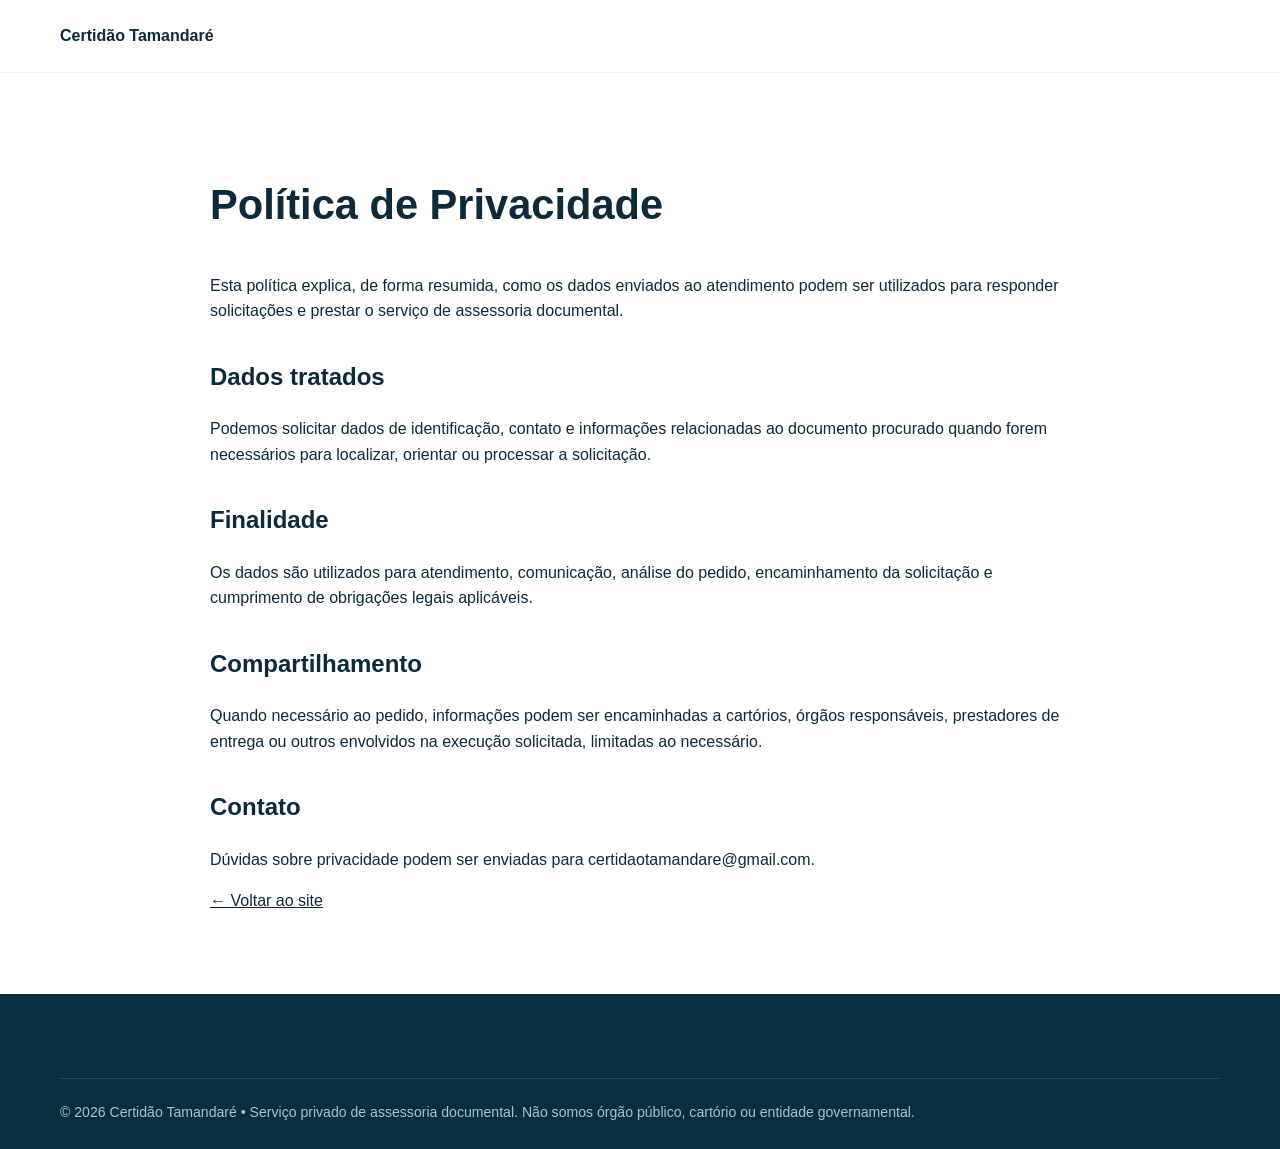
<file: privacidade.html>
<!DOCTYPE html><html lang="pt-BR"><head><meta charset="UTF-8"><meta name="viewport" content="width=device-width,initial-scale=1"><title>Política de Privacidade | Certidão Tamandaré</title><meta name="description" content="Política de Privacidade da Certidão Tamandaré e informações sobre tratamento de dados pessoais."><meta name="robots" content="index,follow"><link rel="canonical" href="https://certidaotamandare.com.br/privacidade.html"><link rel="stylesheet" href="/styles.css"></head><body><header class="site-header"><div class="container nav"><a class="brand" href="/">Certidão Tamandaré</a></div></header><main class="content"><article class="container legal-page"><h1>Política de Privacidade</h1><p>Esta política explica, de forma resumida, como os dados enviados ao atendimento podem ser utilizados para responder solicitações e prestar o serviço de assessoria documental.</p><h2>Dados tratados</h2><p>Podemos solicitar dados de identificação, contato e informações relacionadas ao documento procurado quando forem necessários para localizar, orientar ou processar a solicitação.</p><h2>Finalidade</h2><p>Os dados são utilizados para atendimento, comunicação, análise do pedido, encaminhamento da solicitação e cumprimento de obrigações legais aplicáveis.</p><h2>Compartilhamento</h2><p>Quando necessário ao pedido, informações podem ser encaminhadas a cartórios, órgãos responsáveis, prestadores de entrega ou outros envolvidos na execução solicitada, limitadas ao necessário.</p><h2>Contato</h2><p>Dúvidas sobre privacidade podem ser enviadas para certidaotamandare@gmail.com.</p><p><a href="/">← Voltar ao site</a></p></article></main><footer class="footer"><div class="container"><div class="legal">© 2026 Certidão Tamandaré • Serviço privado de assessoria documental. Não somos órgão público, cartório ou entidade governamental.</div></div></footer></body></html>
</file>
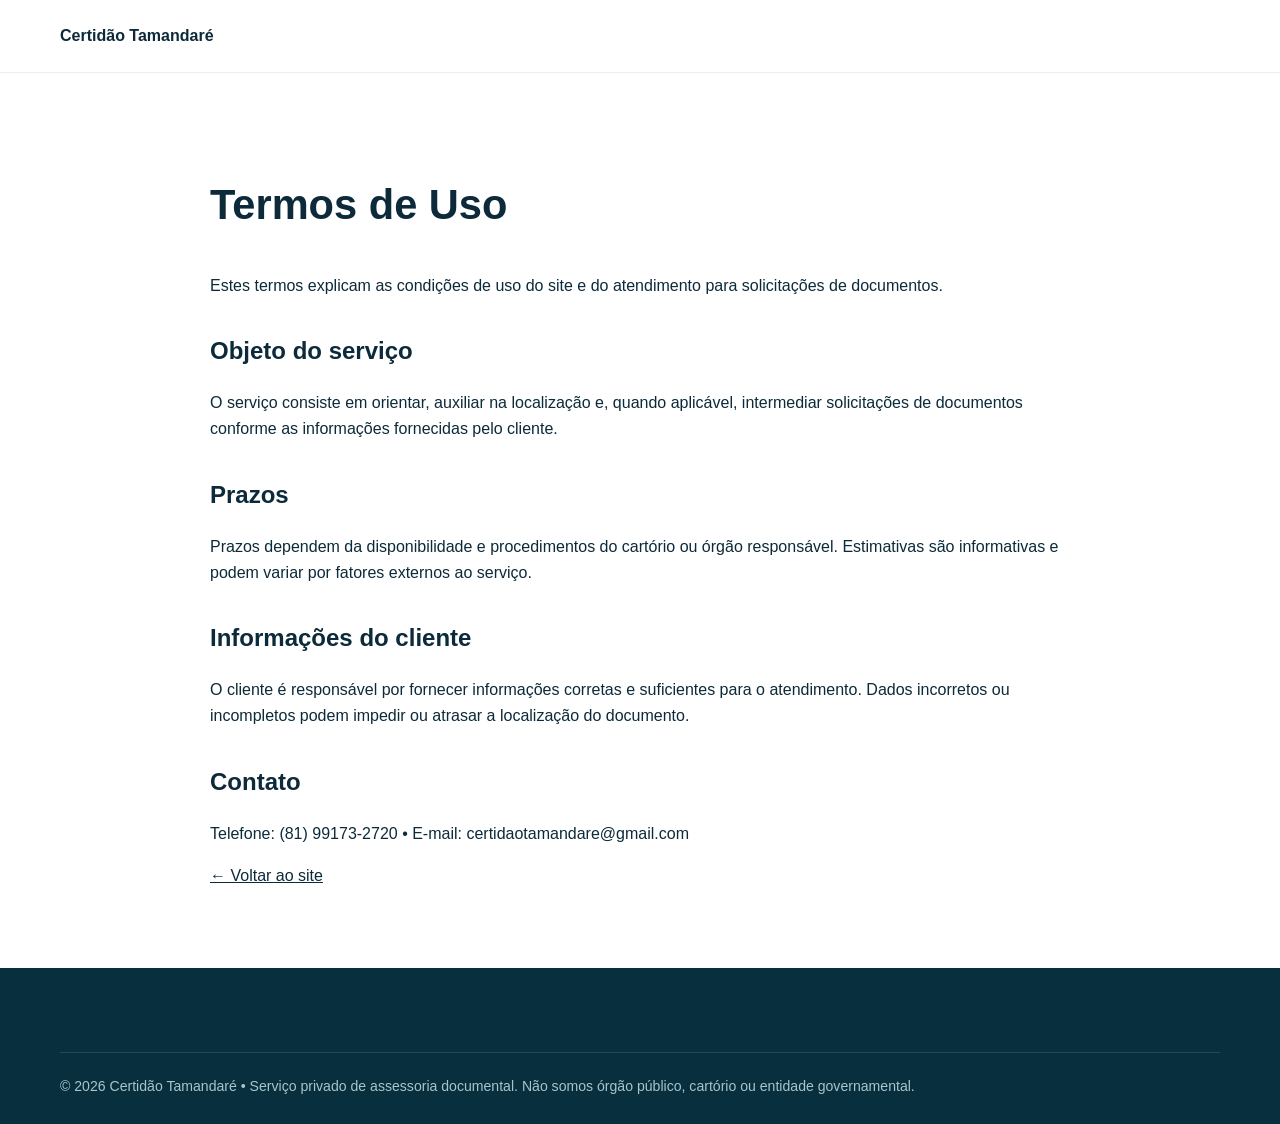
<file: termos.html>
<!DOCTYPE html><html lang="pt-BR"><head><meta charset="UTF-8"><meta name="viewport" content="width=device-width,initial-scale=1"><title>Termos de Uso | Certidão Tamandaré</title><meta name="description" content="Termos de Uso da Certidão Tamandaré para solicitações de documentos."><meta name="robots" content="index,follow"><link rel="canonical" href="https://certidaotamandare.com.br/termos.html"><link rel="stylesheet" href="/styles.css"></head><body><header class="site-header"><div class="container nav"><a class="brand" href="/">Certidão Tamandaré</a></div></header><main class="content"><article class="container legal-page"><h1>Termos de Uso</h1><p>Estes termos explicam as condições de uso do site e do atendimento para solicitações de documentos.</p><h2>Objeto do serviço</h2><p>O serviço consiste em orientar, auxiliar na localização e, quando aplicável, intermediar solicitações de documentos conforme as informações fornecidas pelo cliente.</p><h2>Prazos</h2><p>Prazos dependem da disponibilidade e procedimentos do cartório ou órgão responsável. Estimativas são informativas e podem variar por fatores externos ao serviço.</p><h2>Informações do cliente</h2><p>O cliente é responsável por fornecer informações corretas e suficientes para o atendimento. Dados incorretos ou incompletos podem impedir ou atrasar a localização do documento.</p><h2>Contato</h2><p>Telefone: (81) 99173-2720 • E-mail: certidaotamandare@gmail.com</p><p><a href="/">← Voltar ao site</a></p></article></main><footer class="footer"><div class="container"><div class="legal">© 2026 Certidão Tamandaré • Serviço privado de assessoria documental. Não somos órgão público, cartório ou entidade governamental.</div></div></footer></body></html>
</file>
<file: styles.css>
:root{--primary:#0A3C4F;--secondary:#0F7F86;--aqua:#13A6B3;--accent:#F4B91F;--light:#F5F9FA;--text:#0C2A3A;--muted:#5d6f78;--border:#d7e4e7;--white:#fff;--shadow:0 18px 50px rgba(7,42,58,.10)}*{box-sizing:border-box}html{scroll-behavior:smooth}body{margin:0;font-family:Inter,-apple-system,BlinkMacSystemFont,'Segoe UI',Roboto,sans-serif;color:var(--text);line-height:1.6;background:#fff}a{color:inherit}img{max-width:100%}.container{width:min(1160px,calc(100% - 40px));margin:auto}.topbar{background:#072f3e;color:#d9edf0;font-size:.9rem;padding:8px 0;text-align:center}.site-header{position:sticky;top:0;z-index:40;background:rgba(255,255,255,.96);backdrop-filter:blur(12px);border-bottom:1px solid rgba(10,60,79,.08)}.nav{display:flex;align-items:center;justify-content:space-between;gap:24px;min-height:72px}.brand{display:flex;align-items:center;gap:12px;text-decoration:none;font-weight:800}.brand-icon{width:42px;height:42px}.brand-text small{display:block;font-weight:600;color:var(--secondary);font-size:.72rem;letter-spacing:.06em;text-transform:uppercase}.nav-links{display:flex;align-items:center;gap:22px}.nav-links a{text-decoration:none;font-weight:650;font-size:.95rem}.btn{display:inline-flex;align-items:center;justify-content:center;gap:8px;padding:13px 22px;border-radius:999px;text-decoration:none;font-weight:800;border:1px solid transparent;transition:.2s}.btn:hover{transform:translateY(-1px)}.btn-primary{background:var(--secondary);color:#fff;box-shadow:0 10px 28px rgba(15,127,134,.22)}.btn-light{background:#fff;color:var(--primary);border-color:#d5e4e6}.hero{background:radial-gradient(circle at 85% 15%,rgba(19,166,179,.22),transparent 34%),linear-gradient(135deg,#073446 0%,#0a5663 58%,#0f7f86 100%);color:#fff;padding:82px 0 74px}.hero-grid{display:grid;grid-template-columns:1.1fr .9fr;align-items:center;gap:56px}.eyebrow{font-size:.78rem;text-transform:uppercase;letter-spacing:.16em;font-weight:800;color:#f7cc55}.hero h1{font-size:clamp(2.45rem,5.4vw,4.9rem);line-height:1.02;margin:12px 0 20px;letter-spacing:-.04em}.hero p{font-size:1.15rem;color:#dceff1;max-width:700px}.hero-actions{display:flex;gap:12px;flex-wrap:wrap;margin-top:28px}.trust-row{display:flex;gap:18px;flex-wrap:wrap;margin-top:26px;color:#cbe3e6;font-size:.94rem}.hero-card{background:#fff;color:var(--text);padding:28px;border-radius:24px;box-shadow:0 25px 70px rgba(0,0,0,.2)}.hero-card h2{margin:0 0 8px;font-size:1.45rem}.hero-card ul{margin:18px 0 0;padding:0;list-style:none}.hero-card li{padding:11px 0;border-top:1px solid var(--border)}.notice{background:#fff7da;border:1px solid #f0d577;color:#5f4b00;padding:16px 18px;border-radius:14px;margin-top:18px;font-size:.92rem}.section{padding:76px 0}.section.alt{background:var(--light)}.section-head{max-width:760px;margin:0 auto 36px;text-align:center}.section-head h2{font-size:clamp(2rem,4vw,3rem);margin:6px 0 12px;letter-spacing:-.03em}.section-head p{color:var(--muted);font-size:1.05rem}.services-grid{display:grid;grid-template-columns:repeat(3,1fr);gap:18px}.card{background:#fff;border:1px solid var(--border);border-radius:20px;padding:26px;box-shadow:0 8px 24px rgba(8,47,62,.05)}.card h3{margin:10px 0 8px}.card p{color:var(--muted)}.card-link{font-weight:800;color:var(--secondary);text-decoration:none}.steps{display:grid;grid-template-columns:repeat(3,1fr);gap:20px}.step{background:#fff;border-radius:20px;padding:28px;border:1px solid var(--border)}.step-n{width:42px;height:42px;border-radius:50%;display:grid;place-items:center;background:var(--secondary);color:#fff;font-weight:900}.proof{display:grid;grid-template-columns:repeat(3,1fr);gap:18px}.proof .card{min-height:170px}.faq{max-width:840px;margin:auto}.faq details{border:1px solid var(--border);border-radius:16px;padding:18px 20px;margin:12px 0;background:#fff}.faq summary{font-weight:800;cursor:pointer}.footer{background:#072f3e;color:#d9edf0;padding:54px 0 26px}.footer-grid{display:grid;grid-template-columns:1.2fr 1fr 1fr;gap:30px}.footer h3,.footer h4{color:#fff}.footer a{color:#d9edf0}.legal{margin-top:30px;padding-top:22px;border-top:1px solid rgba(255,255,255,.12);font-size:.88rem;color:#a9c5ca}.whatsapp-float{position:fixed;right:18px;bottom:18px;z-index:80;background:#25D366;color:#fff;text-decoration:none;font-weight:900;padding:14px 18px;border-radius:999px;box-shadow:0 14px 36px rgba(37,211,102,.35)}.page-hero{background:linear-gradient(135deg,#073446,#0f7f86);color:#fff;padding:62px 0}.page-hero h1{font-size:clamp(2.2rem,5vw,4rem);margin:8px 0 14px;letter-spacing:-.04em}.content{padding:64px 0}.content-grid{display:grid;grid-template-columns:1fr 340px;gap:42px}.content h2{margin-top:34px}.side-card{position:sticky;top:100px;height:max-content;background:var(--light);border:1px solid var(--border);border-radius:20px;padding:24px}.breadcrumb{font-size:.9rem;color:#cbe3e6}.breadcrumb a{color:#fff}.legal-page{max-width:860px;margin:auto}.legal-page h1{font-size:2.6rem}.legal-page h2{margin-top:34px}@media(max-width:900px){.nav-links{display:none}.hero-grid,.content-grid{grid-template-columns:1fr}.services-grid,.steps,.proof{grid-template-columns:1fr 1fr}.hero{padding-top:58px}.footer-grid{grid-template-columns:1fr 1fr}.side-card{position:static}}@media(max-width:620px){.container{width:min(100% - 28px,1160px)}.services-grid,.steps,.proof,.footer-grid{grid-template-columns:1fr}.hero-actions{display:grid}.btn{width:100%}.hero h1{font-size:2.65rem}.whatsapp-float{left:14px;right:14px;text-align:center}.section{padding:58px 0}}
.reviews-grid{display:grid;grid-template-columns:1.1fr .9fr;gap:20px;max-width:980px;margin:auto}.review-summary,.feedback-card{background:#fff;border:1px solid var(--border);border-radius:22px;padding:30px;box-shadow:0 10px 30px rgba(8,47,62,.06)}.review-stars{font-size:1.7rem;letter-spacing:.08em;color:#f4b400}.review-summary h3,.feedback-card h3{margin:8px 0}.review-summary p,.feedback-card p{color:var(--muted)}.review-actions{display:flex;gap:12px;flex-wrap:wrap;margin-top:22px}.btn-google{background:#fff;color:#202124;border-color:#dadce0;box-shadow:0 8px 22px rgba(60,64,67,.12)}.feedback-link{display:inline-block;margin-top:10px;font-weight:800;color:var(--secondary);text-decoration:none}@media(max-width:900px){.reviews-grid{grid-template-columns:1fr}}.map-frame{width:min(100%,1000px);height:390px;margin:auto;border:1px solid var(--border);border-radius:22px;overflow:hidden;box-shadow:var(--shadow)}.map-frame iframe{display:block;width:100%;height:100%;border:0}@media(max-width:620px){.map-frame{height:310px}}
</file>
